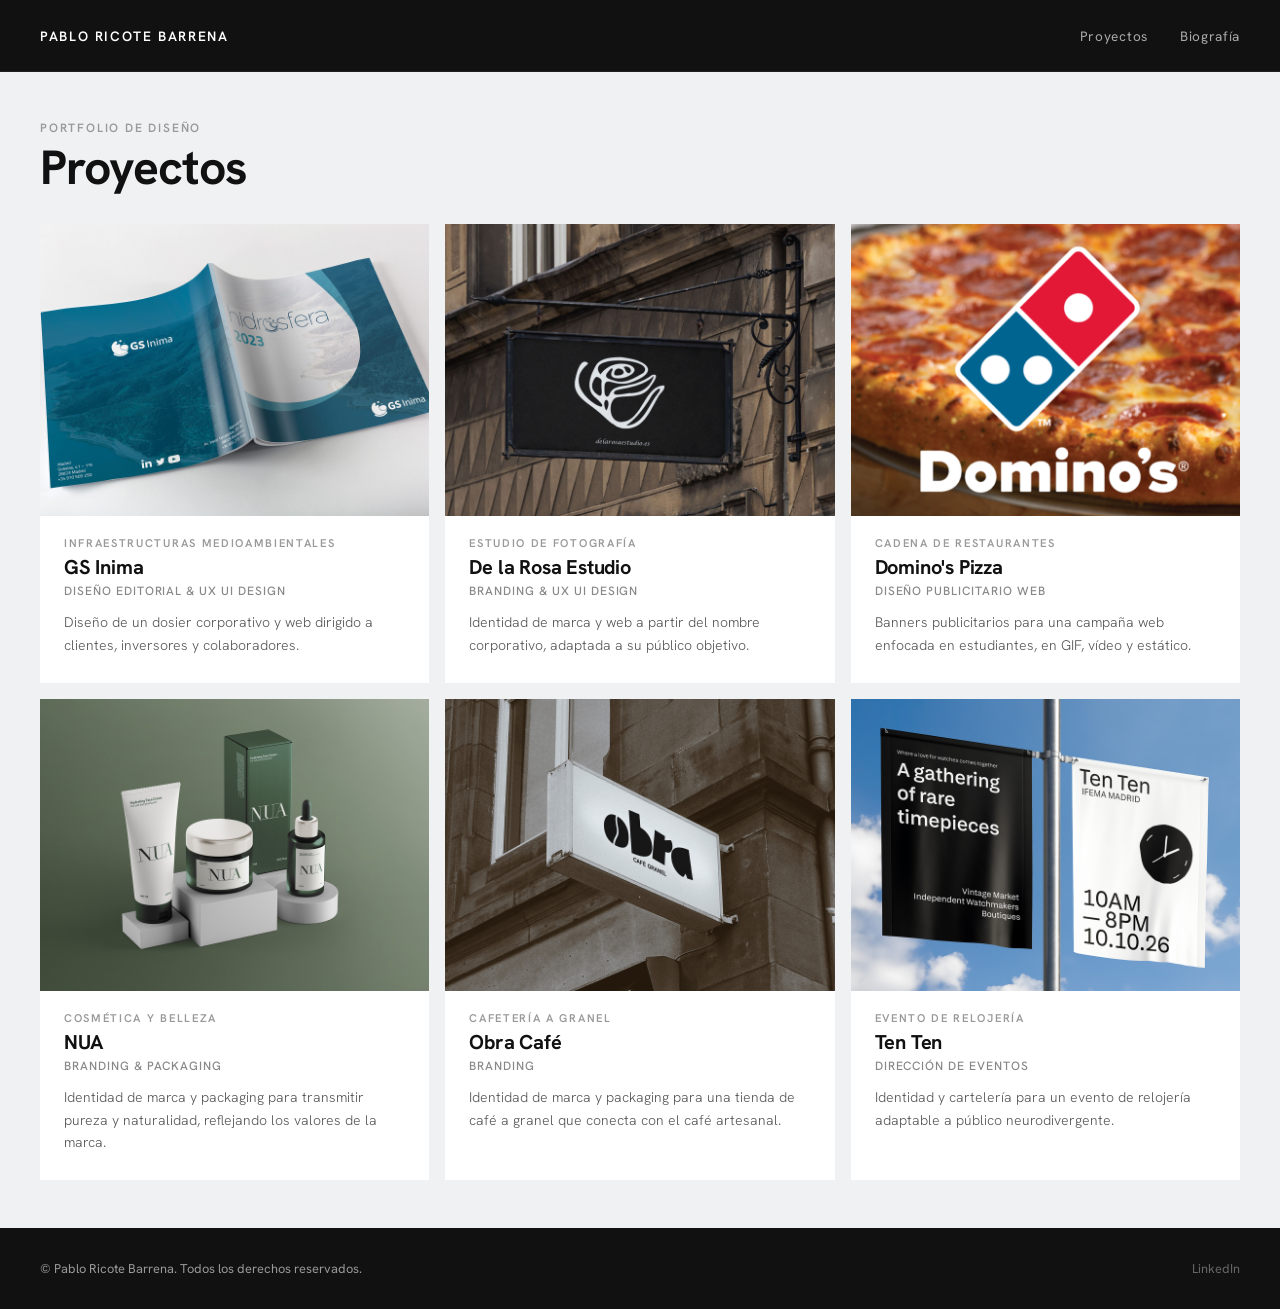
<file: index.html>
<!doctype html>
<html lang="es">
<head>
  <title>Pablo Ricote Portfolio</title>
  <meta charset="UTF-8">
  <meta name="viewport" content="width=device-width, initial-scale=1">
  <link href="https://fonts.googleapis.com/css2?family=Hanken+Grotesk:wght@300;400;500;600;700&display=swap" rel="stylesheet">
  <link href="CSS/navbar.css" rel="stylesheet" type="text/css">
  <link href="CSS/porfolio.css" rel="stylesheet" type="text/css">
</head>

<body>

  <header class="top-nav">
    <div id="brand">PABLO RICOTE BARRENA</div>
    <input id="menu-toggle" type="checkbox" />
    <label class="menu-button-container" for="menu-toggle">
      <div class="menu-button"></div>
    </label>
    <ul class="menu">
      <li><a href="index.html">Proyectos</a></li>
      <li><a href="sobre_mi.html">Biografía</a></li>
    </ul>
  </header>

  <div class="page-header">
    <p class="subtitulo">Portfolio de diseño</p>
    <h1>Proyectos</h1>
  </div>

  <section class="container">

    <a class="elemento uno" href="trabajo1.html">
      <div class="elemento-img">
        <img src="images/inima_home.jpg" alt="GS Inima">
      </div>
      <div class="elemento-texto">
        <h4 class="overline">Infraestructuras medioambientales</h4>
        <h2 class="interactivo">GS Inima</h2>
        <h3>Diseño editorial & UX UI Design</h3>
        <p>Diseño de un dosier corporativo y web dirigido a clientes, inversores y colaboradores.</p>
      </div>
    </a>

    <a class="elemento dos" href="trabajo2.html">
      <div class="elemento-img">
        <img src="images/delarosa_home.jpg" alt="De la Rosa Estudio">
      </div>
      <div class="elemento-texto">
        <h4 class="overline">Estudio de fotografía</h4>
        <h2 class="interactivo">De la Rosa Estudio</h2>
        <h3>Branding & UX UI Design</h3>
        <p>Identidad de marca y web a partir del nombre corporativo, adaptada a su público objetivo.</p>
      </div>
    </a>

    <a class="elemento tres" href="trabajo3.html">
      <div class="elemento-img">
        <img src="images/dominos_home.jpg" alt="Domino's Pizza">
      </div>
      <div class="elemento-texto">
        <h4 class="overline">Cadena de restaurantes</h4>
        <h2 class="interactivo">Domino's Pizza</h2>
        <h3>Diseño publicitario web</h3>
        <p>Banners publicitarios para una campaña web enfocada en estudiantes, en GIF, vídeo y estático.</p>
      </div>
    </a>

    <a class="elemento cuatro" href="trabajo4.html">
      <div class="elemento-img">
        <img src="images/nua_home.jpg" alt="NUA">
      </div>
      <div class="elemento-texto">
        <h4 class="overline">Cosmética y belleza</h4>
        <h2>NUA</h2>
        <h3>Branding & Packaging</h3>
        <p>Identidad de marca y packaging para transmitir pureza y naturalidad, reflejando los valores de la marca.</p>
      </div>
    </a>

    <a class="elemento cinco" href="trabajo5.html">
      <div class="elemento-img">
        <img src="images/obra_home.jpg" alt="Obra Café">
      </div>
      <div class="elemento-texto">
        <h4 class="overline">Cafetería a granel</h4>
        <h2>Obra Café</h2>
        <h3>Branding</h3>
        <p>Identidad de marca y packaging para una tienda de café a granel que conecta con el café artesanal.</p>
      </div>
    </a>

    <a class="elemento seis" href="trabajo6.html">
      <div class="elemento-img">
        <img src="images/tenten_home.jpg" alt="Ten Ten">
      </div>
      <div class="elemento-texto">
        <h4 class="overline">Evento de relojería</h4>
        <h2>Ten Ten</h2>
        <h3>Dirección de eventos</h3>
        <p>Identidad y cartelería para un evento de relojería adaptable a público neurodivergente.</p>
      </div>
    </a>

  </section>

<footer>
  <span>© Pablo Ricote Barrena. Todos los derechos reservados.</span>
  <a href="https://www.linkedin.com/in/pablo-ricote-barrena/" class="footer-link" target="_blank">LinkedIn</a>
</footer>

</body>
</html>
</file>
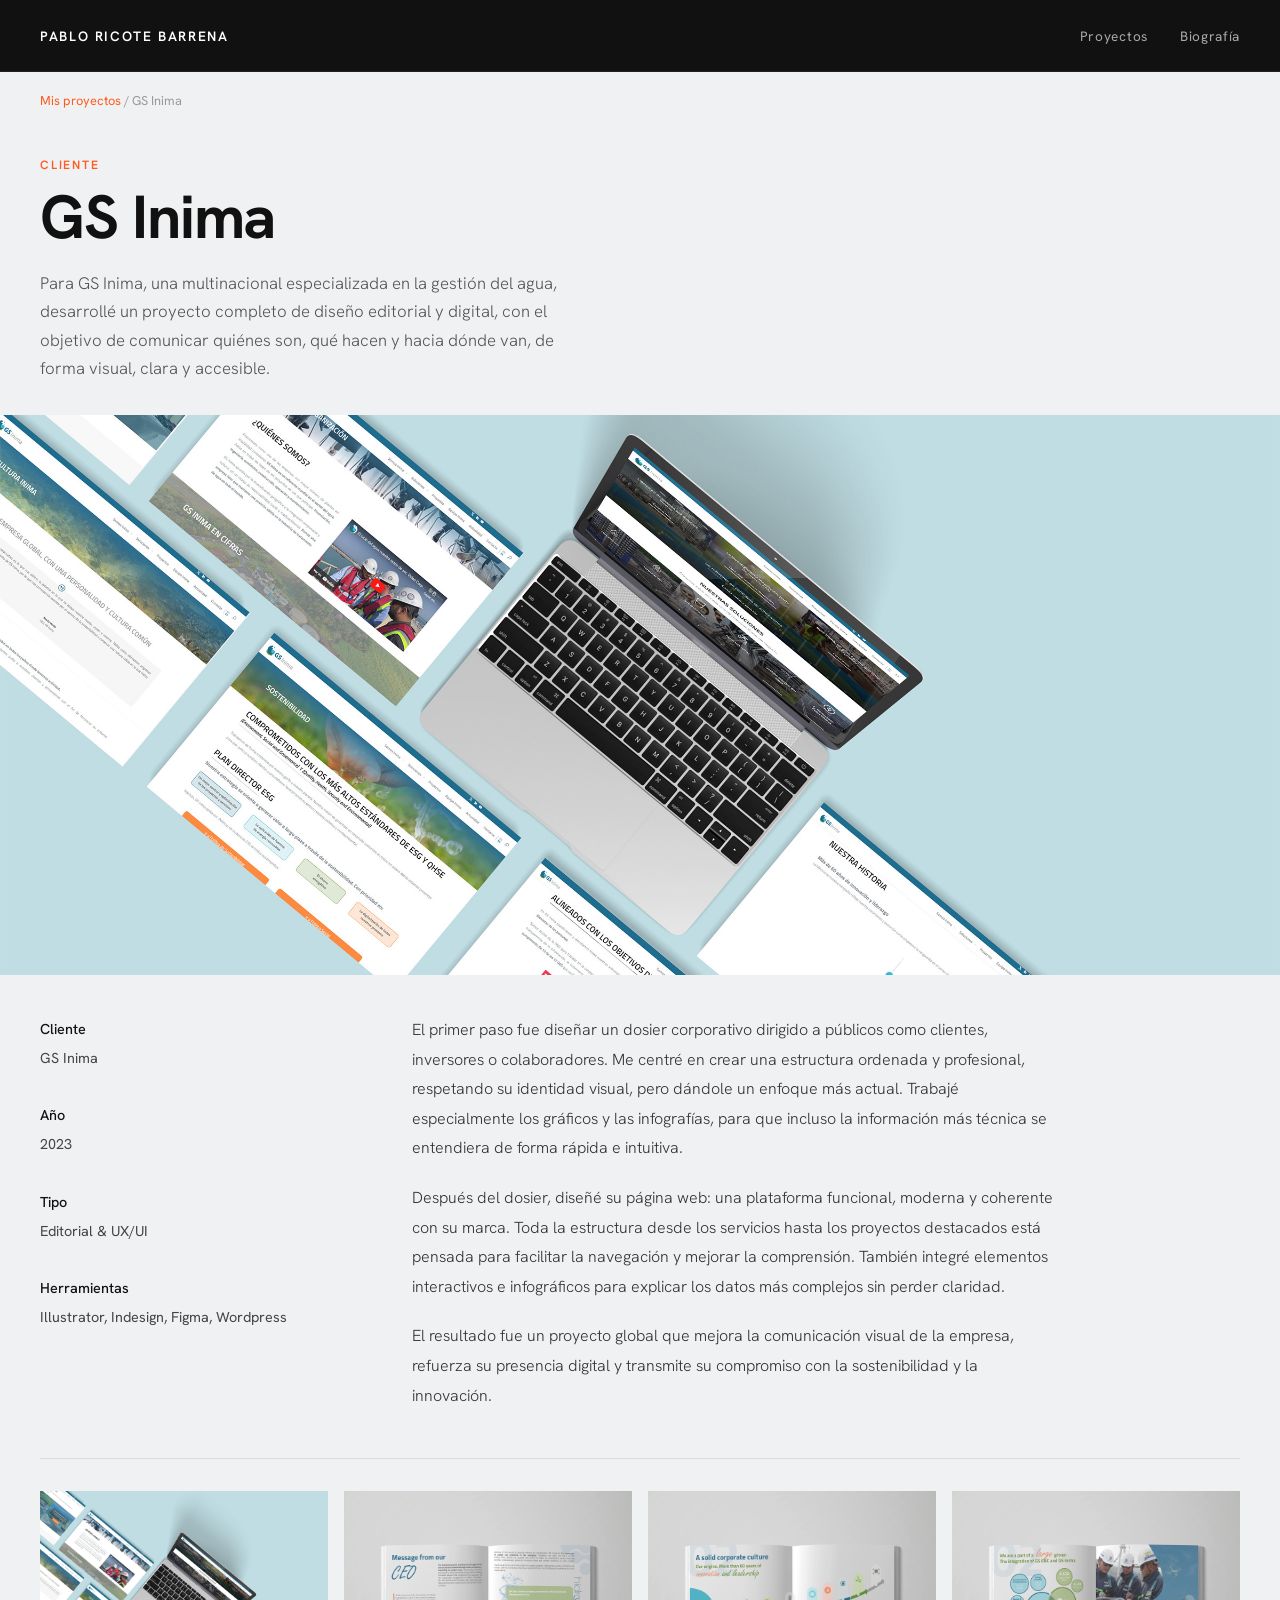
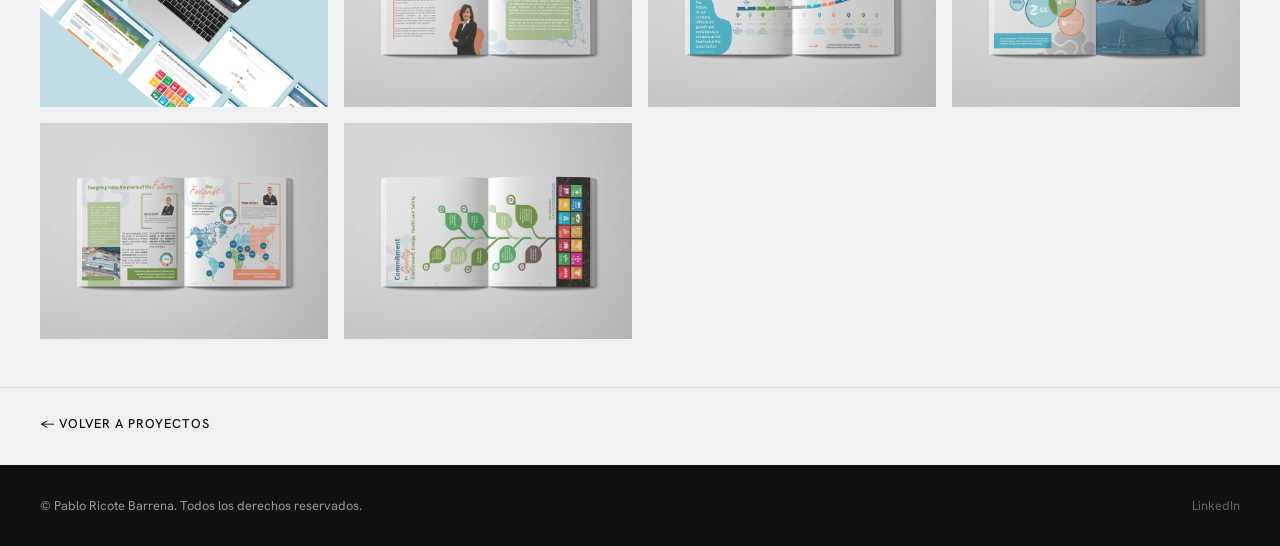
<file: trabajo1.html>
<!doctype html>
<html lang="es">
<head>
  <meta charset="UTF-8">
  <title>GS Inima</title>
  <meta name="viewport" content="width=device-width, initial-scale=1">
  <link href="https://fonts.googleapis.com/css2?family=Hanken+Grotesk:wght@300;400;500;600;700&display=swap" rel="stylesheet">
  <link href="CSS/navbar.css" rel="stylesheet" type="text/css">
  <link href="CSS/porfolio.css" rel="stylesheet" type="text/css">
  <link href="CSS/trabajo1.css" rel="stylesheet" type="text/css">
</head>
<body>

  <header class="top-nav">
    <div id="brand">PABLO RICOTE BARRENA</div>
    <input id="menu-toggle" type="checkbox" />
    <label class="menu-button-container" for="menu-toggle">
      <div class="menu-button"></div>
    </label>
    <ul class="menu">
      <li><a href="index.html">Proyectos</a></li>
      <li><a href="sobre_mi.html">Biografía</a></li>
    </ul>
  </header>

  <p class="ruta"><a href="index.html">Mis proyectos</a> / GS Inima</p>

  <section class="proyecto">

    <div class="proyecto__intro">
      <h4 class="overline">cliente</h4>
      <h2>GS Inima</h2>
      <p>Para GS Inima, una multinacional especializada en la gestión del agua, desarrollé un proyecto completo de diseño editorial y digital, con el objetivo de comunicar quiénes son, qué hacen y hacia dónde van, de forma visual, clara y accesible.
</p>
    </div>

    <div class="proyecto__hero">
      <img src="images/inima_hero.jpg" alt="Imagen principal GS Inima">
    </div>

    <div class="proyecto__cuerpo">
      <div class="proyecto__ficha">
        <strong>Cliente</strong><br>GS Inima<br><br>
        <strong>Año</strong><br>2023<br><br>
        <strong>Tipo</strong><br>Editorial & UX/UI<br><br>
        <strong>Herramientas</strong><br>Illustrator, Indesign, Figma, Wordpress
      </div>

      <div class="proyecto__texto">
        <p>El primer paso fue diseñar un dosier corporativo dirigido a públicos como clientes, inversores o colaboradores. Me centré en crear una estructura ordenada y profesional, respetando su identidad visual, pero dándole un enfoque más actual. Trabajé especialmente los gráficos y las infografías, para que incluso la información más técnica se entendiera de forma rápida e intuitiva.</p>
        <p>Después del dosier, diseñé su página web: una plataforma funcional, moderna y coherente con su marca. Toda la estructura desde los servicios hasta los proyectos destacados está pensada para facilitar la navegación y mejorar la comprensión. También integré elementos interactivos e infográficos para explicar los datos más complejos sin perder claridad.</p>
		<p>El resultado fue un proyecto global que mejora la comunicación visual de la empresa, refuerza su presencia digital y transmite su compromiso con la sostenibilidad y la innovación.</p>
      </div>
    </div>

    <hr class="proyecto__divisor">

    <div class="proyecto__galeria">
      <img src="images/inima6.jpg" alt="Mockup 1">
      <img src="images/inima1.jpg" alt="Mockup 2">
      <img src="images/inima2.jpg" alt="Mockup 3">
      <img src="images/inima3.jpg" alt="Mockup 4">
      <img src="images/inima4.jpg" alt="Mockup 5">
      <img src="images/inima5.jpg" alt="Mockup 6">
    </div>

  </section>

  <div class="volver">
    <a class="volver__btn" href="index.html">← Volver a proyectos</a>
  </div>

<footer>
  <span>© Pablo Ricote Barrena. Todos los derechos reservados.</span>
  <a href="https://www.linkedin.com/in/pablo-ricote-barrena/" class="footer-link" target="_blank">LinkedIn</a>
</footer>

</body>
</html>
</file>
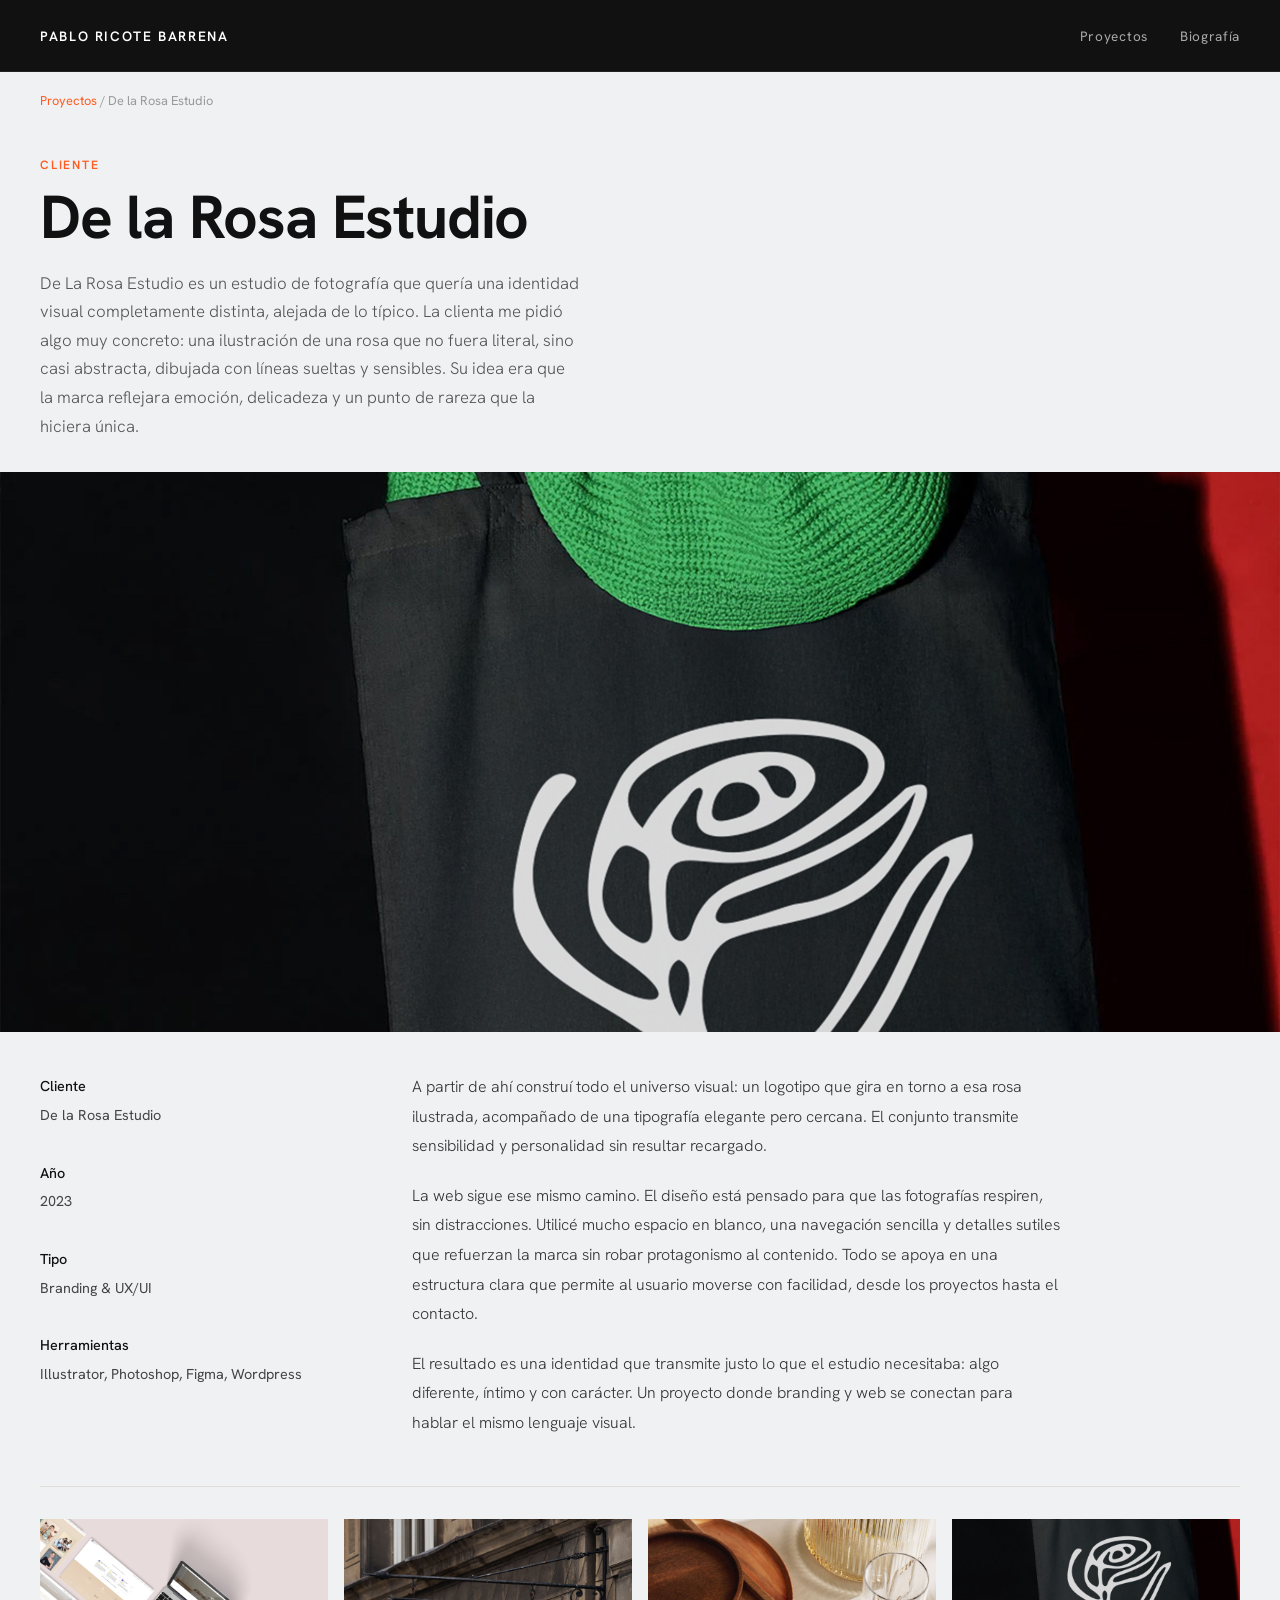
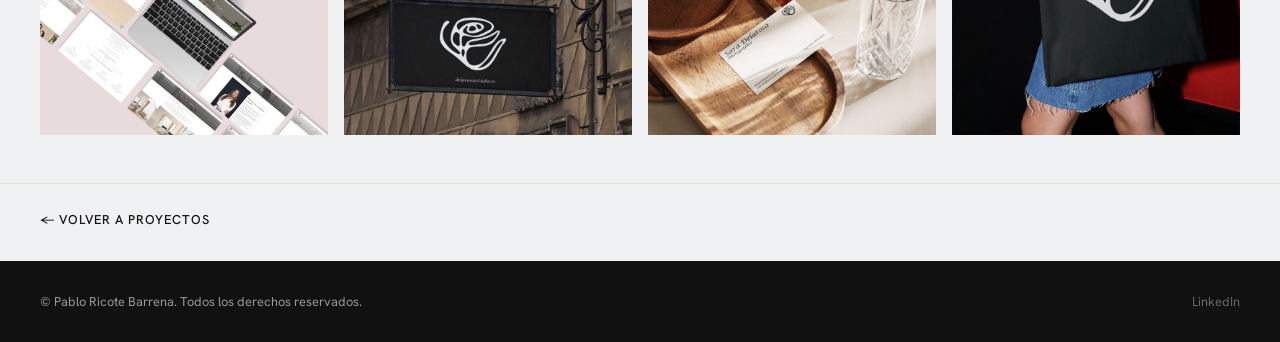
<file: trabajo2.html>
<!doctype html>
<html lang="es">
<head>
  <meta charset="UTF-8">
  <title>GS Inima</title>
  <meta name="viewport" content="width=device-width, initial-scale=1">
  <link href="https://fonts.googleapis.com/css2?family=Hanken+Grotesk:wght@300;400;500;600;700&display=swap" rel="stylesheet">
  <link href="CSS/navbar.css" rel="stylesheet" type="text/css">
  <link href="CSS/porfolio.css" rel="stylesheet" type="text/css">
  <link href="CSS/trabajo1.css" rel="stylesheet" type="text/css">
</head>
<body>

  <header class="top-nav">
    <div id="brand">PABLO RICOTE BARRENA</div>
    <input id="menu-toggle" type="checkbox" />
    <label class="menu-button-container" for="menu-toggle">
      <div class="menu-button"></div>
    </label>
    <ul class="menu">
      <li><a href="index.html">Proyectos</a></li>
      <li><a href="sobre_mi.html">Biografía</a></li>
    </ul>
  </header>

  <p class="ruta"><a href="index.html">Proyectos</a> / De la Rosa Estudio</p>

  <section class="proyecto">

    <div class="proyecto__intro">
      <h4 class="overline">cliente</h4>
      <h2>De la Rosa Estudio</h2>
      <p>De La Rosa Estudio es un estudio de fotografía que quería una identidad visual completamente distinta, alejada de lo típico. La clienta me pidió algo muy concreto: una ilustración de una rosa que no fuera literal, sino casi abstracta, dibujada con líneas sueltas y sensibles. Su idea era que la marca reflejara emoción, delicadeza y un punto de rareza que la hiciera única.</p>
    </div>

    <div class="proyecto__hero">
      <img src="images/delarosa_hero.jpg" alt="Imagen principal De la Rosa Estudio">
    </div>

    <div class="proyecto__cuerpo">
      <div class="proyecto__ficha">
        <strong>Cliente</strong><br>De la Rosa Estudio<br><br>
        <strong>Año</strong><br>2023<br><br>
        <strong>Tipo</strong><br>Branding & UX/UI<br><br>
        <strong>Herramientas</strong><br>Illustrator, Photoshop, Figma, Wordpress
      </div>

      <div class="proyecto__texto">
        <p>A partir de ahí construí todo el universo visual: un logotipo que gira en torno a esa rosa ilustrada, acompañado de una tipografía elegante pero cercana. El conjunto transmite sensibilidad y personalidad sin resultar recargado.
</p>
        <p>La web sigue ese mismo camino. El diseño está pensado para que las fotografías respiren, sin distracciones. Utilicé mucho espacio en blanco, una navegación sencilla y detalles sutiles que refuerzan la marca sin robar protagonismo al contenido. Todo se apoya en una estructura clara que permite al usuario moverse con facilidad, desde los proyectos hasta el contacto.</p>
		<p>El resultado es una identidad que transmite justo lo que el estudio necesitaba: algo diferente, íntimo y con carácter. Un proyecto donde branding y web se conectan para hablar el mismo lenguaje visual.</p>
      </div>
    </div>

    <hr class="proyecto__divisor">

    <div class="proyecto__galeria">
	  <img src="images/dealrosa3.jpg" alt="Mockup 3">
      <img src="images/delarosa1.jpg" alt="Mockup 1">
      <img src="images/delarosa2.jpg" alt="Mockup 2">
      <img src="images/delarosa3.jpg" alt="Mockup 4">
	  
    </div>

  </section>

  <div class="volver">
    <a class="volver__btn" href="index.html">← Volver a proyectos</a>
  </div>

<footer>
  <span>© Pablo Ricote Barrena. Todos los derechos reservados.</span>
  <a href="https://www.linkedin.com/in/pablo-ricote-barrena/" class="footer-link" target="_blank">LinkedIn</a>
</footer>

</body>
</html>
</file>
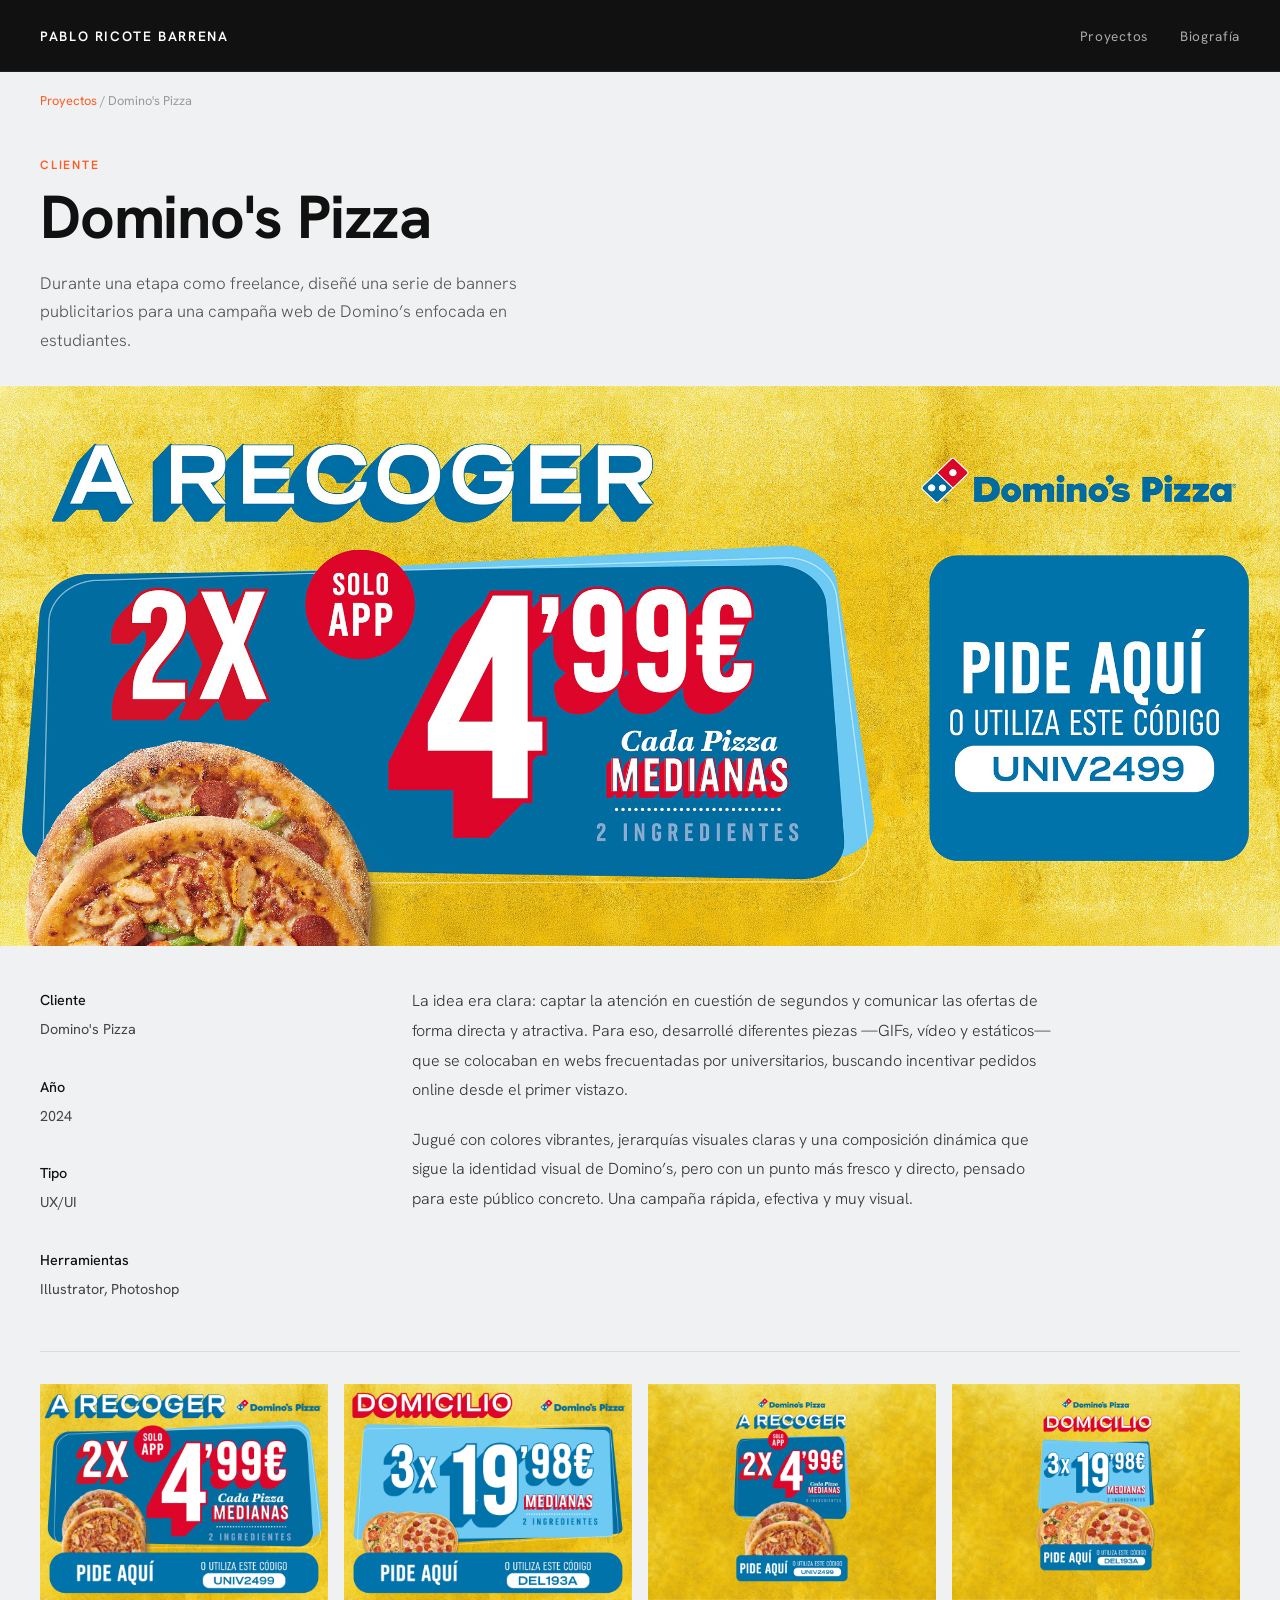
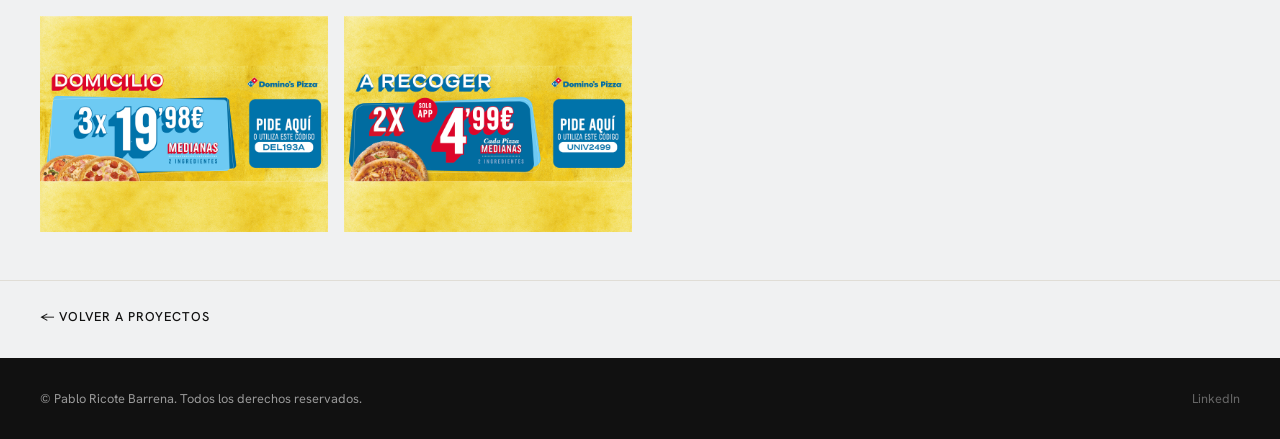
<file: trabajo3.html>
<!doctype html>
<html lang="es">
<head>
  <meta charset="UTF-8">
  <title>GS Inima</title>
  <meta name="viewport" content="width=device-width, initial-scale=1">
  <link href="https://fonts.googleapis.com/css2?family=Hanken+Grotesk:wght@300;400;500;600;700&display=swap" rel="stylesheet">
  <link href="CSS/navbar.css" rel="stylesheet" type="text/css">
  <link href="CSS/porfolio.css" rel="stylesheet" type="text/css">
  <link href="CSS/trabajo1.css" rel="stylesheet" type="text/css">
</head>
<body>

  <header class="top-nav">
    <div id="brand">PABLO RICOTE BARRENA</div>
    <input id="menu-toggle" type="checkbox" />
    <label class="menu-button-container" for="menu-toggle">
      <div class="menu-button"></div>
    </label>
    <ul class="menu">
      <li><a href="index.html">Proyectos</a></li>
      <li><a href="sobre_mi.html">Biografía</a></li>
    </ul>
  </header>

  <p class="ruta"><a href="index.html">Proyectos</a> / Domino's Pizza</p>

  <section class="proyecto">

    <div class="proyecto__intro">
      <h4 class="overline">cliente</h4>
      <h2>Domino's Pizza</h2>
      <p>Durante una etapa como freelance, diseñé una serie de banners publicitarios para una campaña web de Domino’s enfocada en estudiantes.</p>
    </div>

    <div class="proyecto__hero">
      <img src="images/dominos_hero.jpg" alt="Imagen principal Domino's">
    </div>

    <div class="proyecto__cuerpo">
      <div class="proyecto__ficha">
        <strong>Cliente</strong><br>Domino's Pizza<br><br>
        <strong>Año</strong><br>2024<br><br>
        <strong>Tipo</strong><br>UX/UI<br><br>
        <strong>Herramientas</strong><br>Illustrator, Photoshop
      </div>

      <div class="proyecto__texto">
        <p>La idea era clara: captar la atención en cuestión de segundos y comunicar las ofertas de forma directa y atractiva. Para eso, desarrollé diferentes piezas —GIFs, vídeo y estáticos— que se colocaban en webs frecuentadas por universitarios, buscando incentivar pedidos online desde el primer vistazo.</p>
        <p>Jugué con colores vibrantes, jerarquías visuales claras y una composición dinámica que sigue la identidad visual de Domino’s, pero con un punto más fresco y directo, pensado para este público concreto. Una campaña rápida, efectiva y muy visual.</p>
      </div>
    </div>

    <hr class="proyecto__divisor">

    <div class="proyecto__galeria">
      <img src="images/dominos1.jpg" alt="Mockup 1">
      <img src="images/dominos2.jpg" alt="Mockup 2">
      <img src="images/dominos3.jpg" alt="Mockup 3">
      <img src="images/dominos4.jpg" alt="Mockup 4">
	  <img src="images/dominos5.jpg" alt="Mockup 5">
      <img src="images/dominos6.jpg" alt="Mockup 6">

    </div>

  </section>

  <div class="volver">
    <a class="volver__btn" href="index.html">← Volver a proyectos</a>
  </div>

<footer>
  <span>© Pablo Ricote Barrena. Todos los derechos reservados.</span>
  <a href="https://www.linkedin.com/in/pablo-ricote-barrena/" class="footer-link" target="_blank">LinkedIn</a>
</footer>

</body>
</html>
</file>
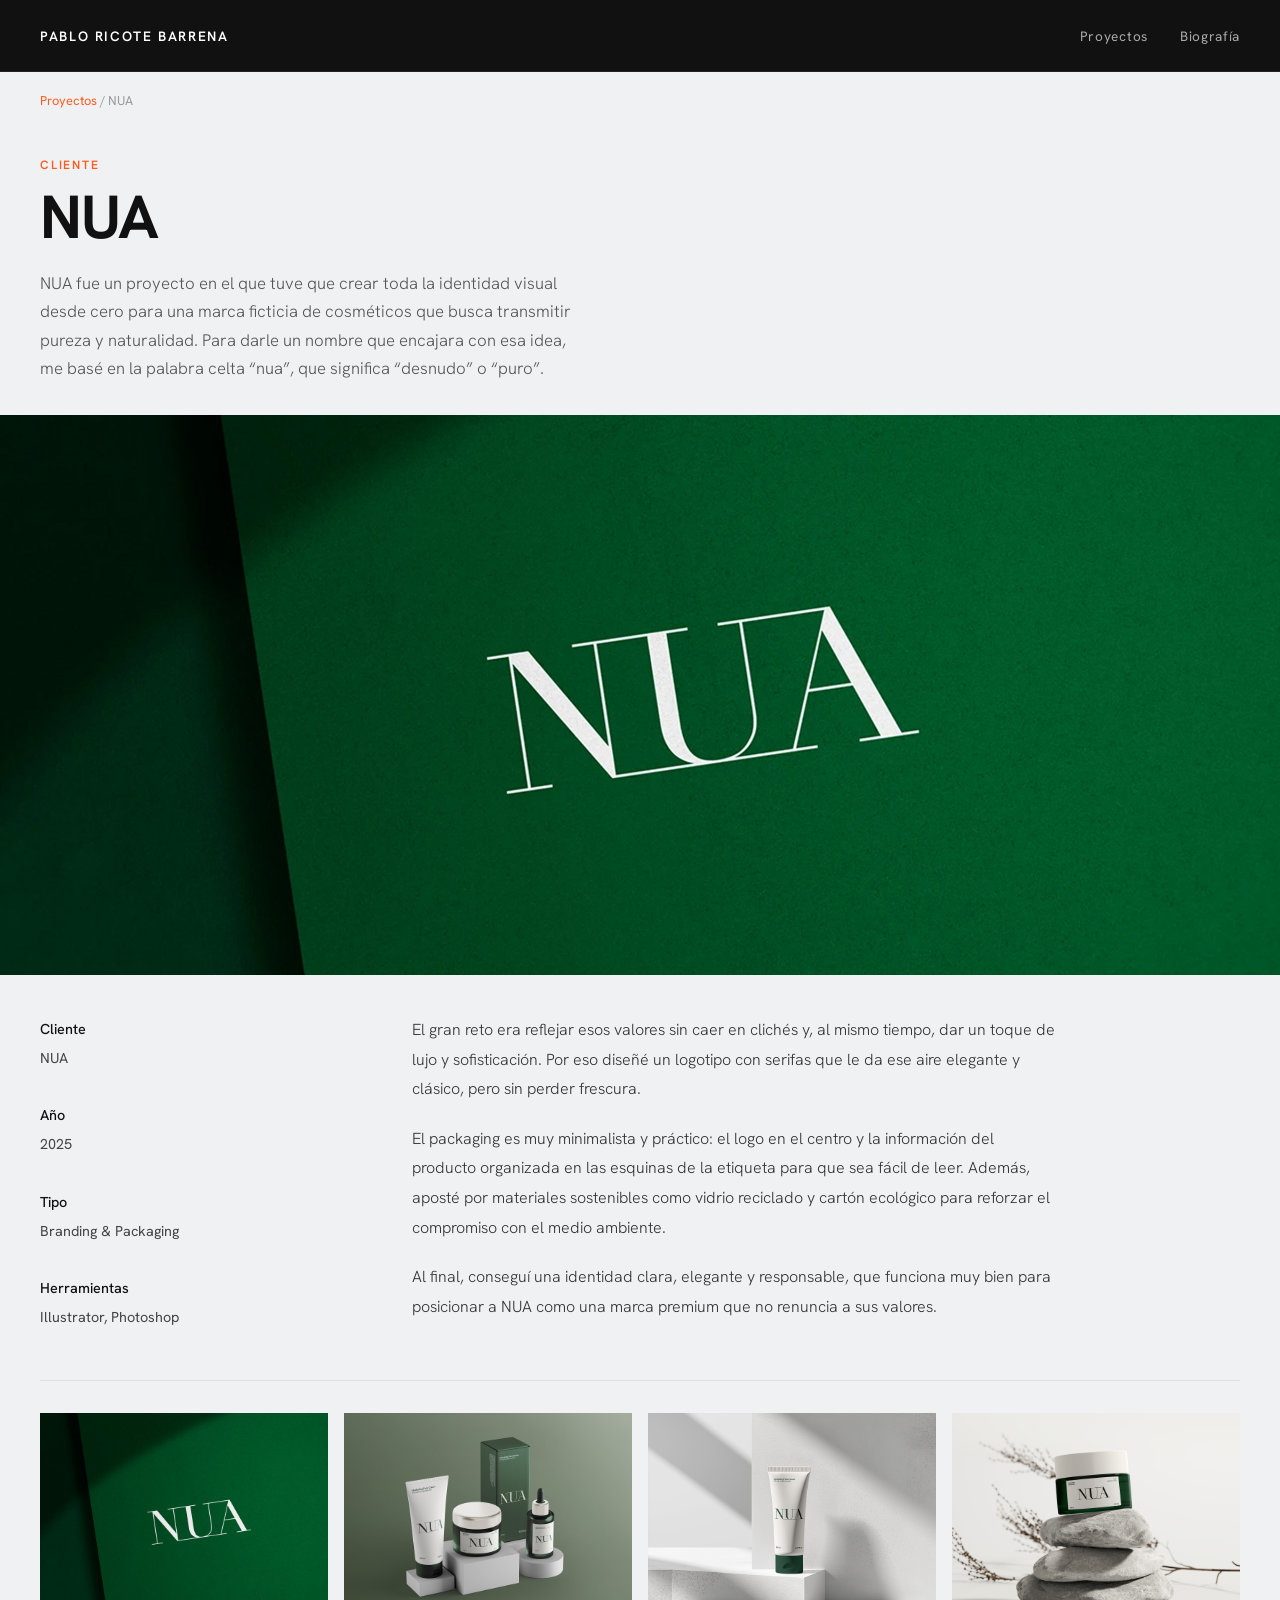
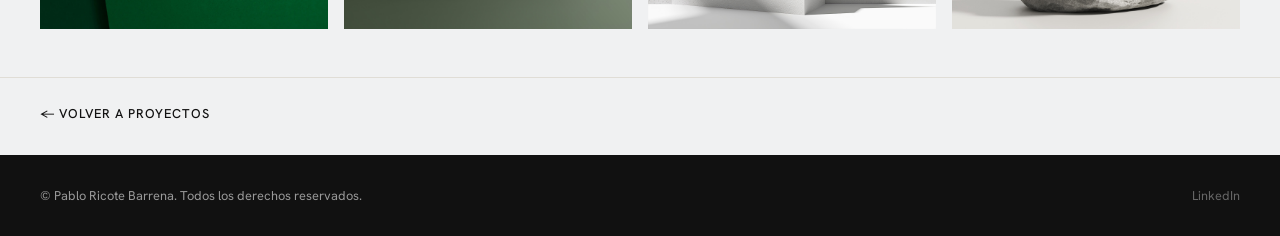
<file: trabajo4.html>
<!doctype html>
<html lang="es">
<head>
  <meta charset="UTF-8">
  <title>GS Inima</title>
  <meta name="viewport" content="width=device-width, initial-scale=1">
  <link href="https://fonts.googleapis.com/css2?family=Hanken+Grotesk:wght@300;400;500;600;700&display=swap" rel="stylesheet">
  <link href="CSS/navbar.css" rel="stylesheet" type="text/css">
  <link href="CSS/porfolio.css" rel="stylesheet" type="text/css">
  <link href="CSS/trabajo1.css" rel="stylesheet" type="text/css">
</head>
<body>

  <header class="top-nav">
    <div id="brand">PABLO RICOTE BARRENA</div>
    <input id="menu-toggle" type="checkbox" />
    <label class="menu-button-container" for="menu-toggle">
      <div class="menu-button"></div>
    </label>
    <ul class="menu">
      <li><a href="index.html">Proyectos</a></li>
      <li><a href="sobre_mi.html">Biografía</a></li>
    </ul>
  </header>

  <p class="ruta"><a href="index.html">Proyectos</a> / NUA</p>

  <section class="proyecto">

    <div class="proyecto__intro">
      <h4 class="overline">cliente</h4>
      <h2>NUA</h2>
      <p>NUA fue un proyecto en el que tuve que crear toda la identidad visual desde cero para una marca ficticia de cosméticos que busca transmitir pureza y naturalidad. Para darle un nombre que encajara con esa idea, me basé en la palabra celta “nua”, que significa “desnudo” o “puro”.</p>
    </div>

    <div class="proyecto__hero">
      <img src="images/nua_hero.jpg" alt="Imagen principal NUA">
    </div>

    <div class="proyecto__cuerpo">
      <div class="proyecto__ficha">
        <strong>Cliente</strong><br>NUA<br><br>
        <strong>Año</strong><br>2025<br><br>
        <strong>Tipo</strong><br>Branding & Packaging<br><br>
        <strong>Herramientas</strong><br>Illustrator, Photoshop
      </div>

      <div class="proyecto__texto">
        <p>El gran reto era reflejar esos valores sin caer en clichés y, al mismo tiempo, dar un toque de lujo y sofisticación. Por eso diseñé un logotipo con serifas que le da ese aire elegante y clásico, pero sin perder frescura.</p>
        <p>El packaging es muy minimalista y práctico: el logo en el centro y la información del producto organizada en las esquinas de la etiqueta para que sea fácil de leer. Además, aposté por materiales sostenibles como vidrio reciclado y cartón ecológico para reforzar el compromiso con el medio ambiente.</p>
		<p>Al final, conseguí una identidad clara, elegante y responsable, que funciona muy bien para posicionar a NUA como una marca premium que no renuncia a sus valores.</p>
      </div>
    </div>

    <hr class="proyecto__divisor">

    <div class="proyecto__galeria">
      <img src="images/nua1.jpg" alt="Mockup 1">
      <img src="images/nua2.jpg" alt="Mockup 2">
      <img src="images/nua3.jpg" alt="Mockup 3">
      <img src="images/nua4.jpg" alt="Mockup 4">
    </div>

  </section>

  <div class="volver">
    <a class="volver__btn" href="index.html">← Volver a proyectos</a>
  </div>

<footer>
  <span>© Pablo Ricote Barrena. Todos los derechos reservados.</span>
  <a href="https://www.linkedin.com/in/pablo-ricote-barrena/" class="footer-link" target="_blank">LinkedIn</a>
</footer>

</body>
</html>
</file>
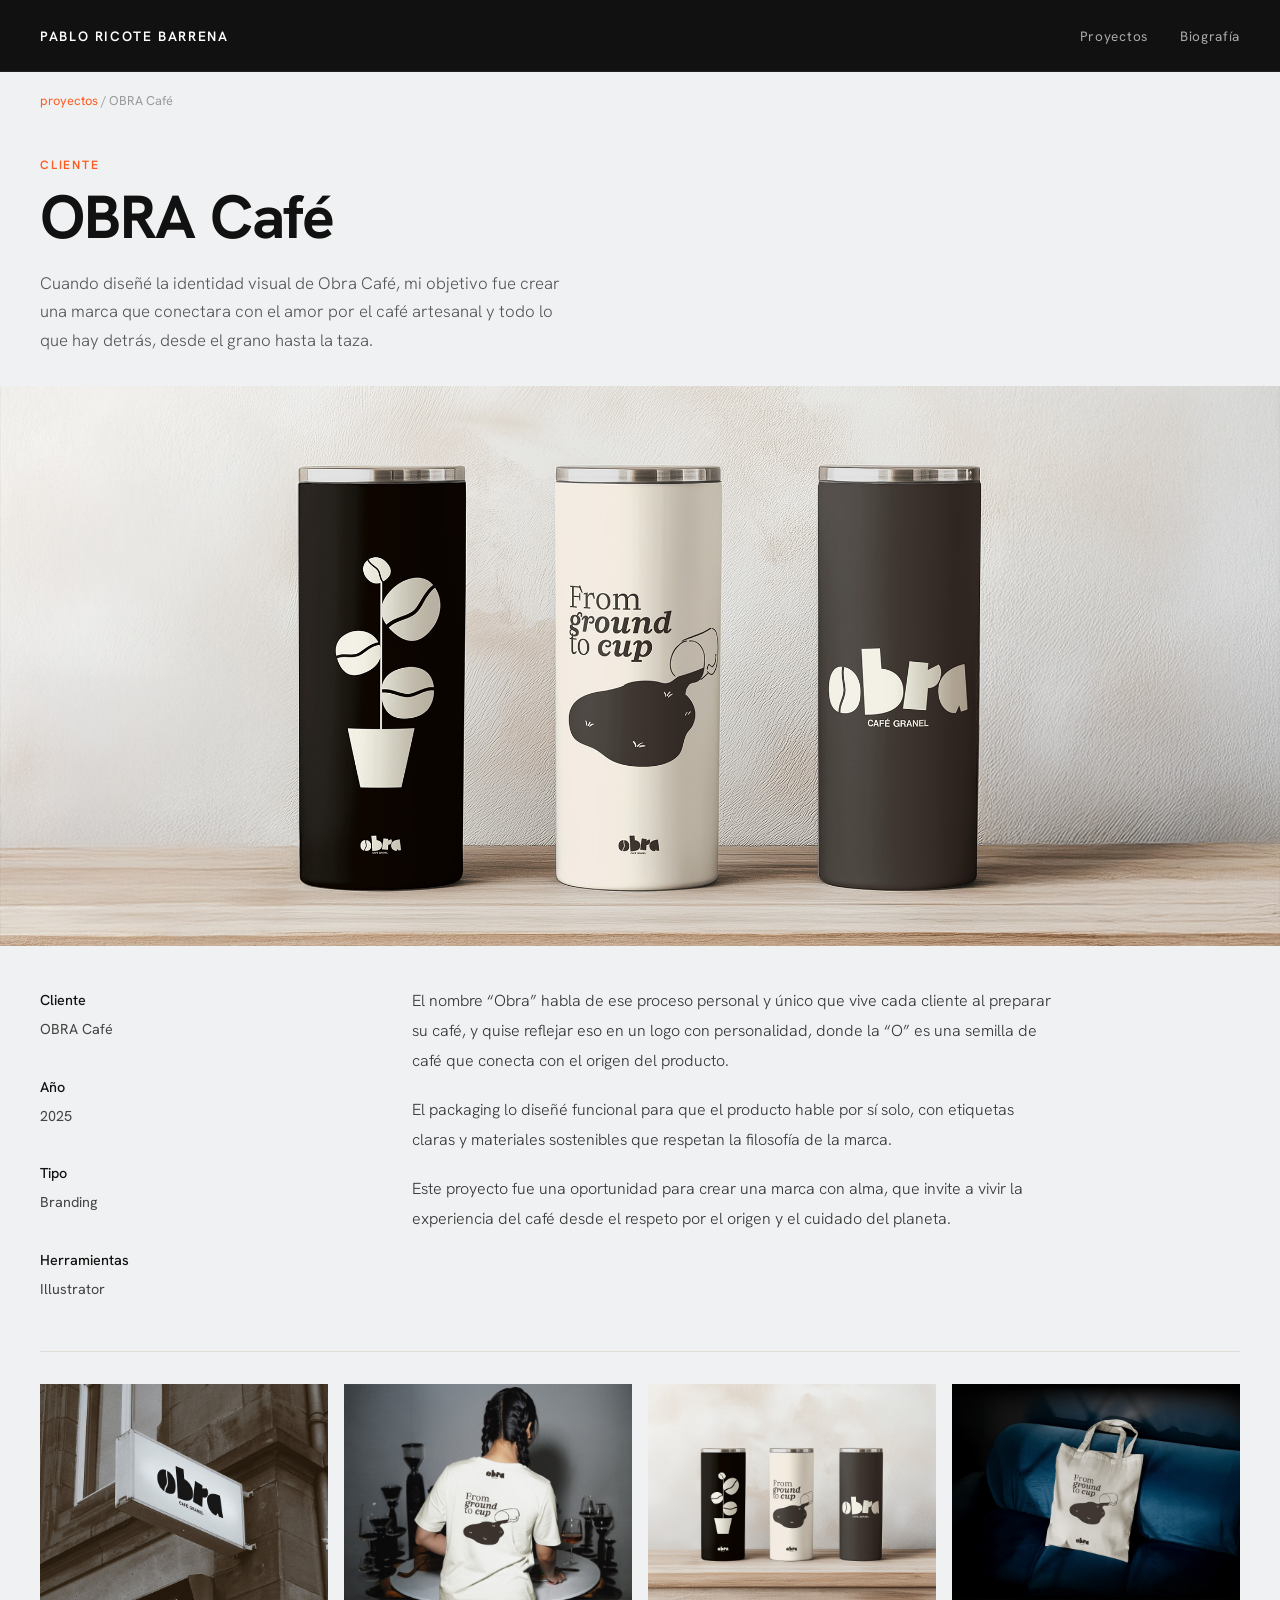
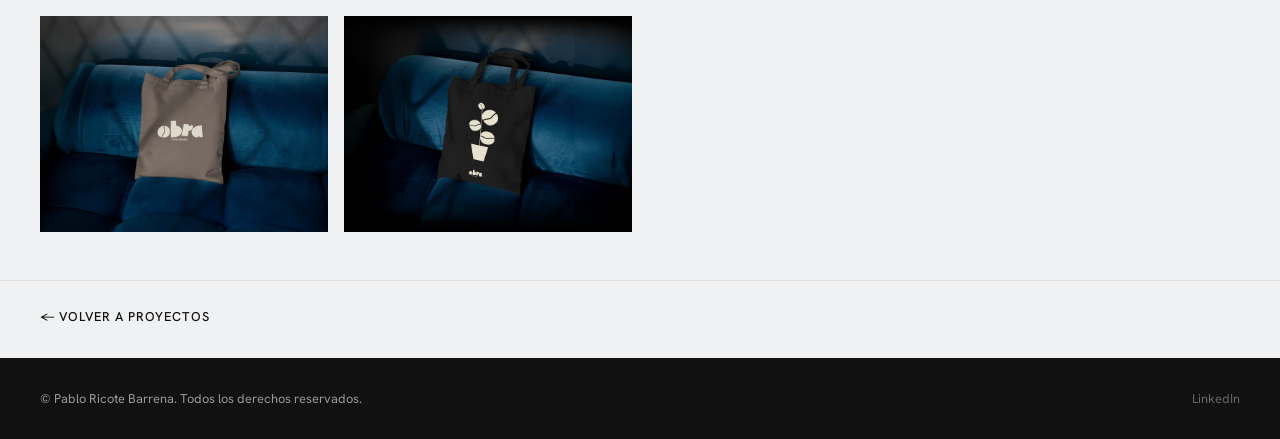
<file: trabajo5.html>
<!doctype html>
<html lang="es">
<head>
  <meta charset="UTF-8">
  <title>GS Inima</title>
  <meta name="viewport" content="width=device-width, initial-scale=1">
  <link href="https://fonts.googleapis.com/css2?family=Hanken+Grotesk:wght@300;400;500;600;700&display=swap" rel="stylesheet">
  <link href="CSS/navbar.css" rel="stylesheet" type="text/css">
  <link href="CSS/porfolio.css" rel="stylesheet" type="text/css">
  <link href="CSS/trabajo1.css" rel="stylesheet" type="text/css">
</head>
<body>

  <header class="top-nav">
    <div id="brand">PABLO RICOTE BARRENA</div>
    <input id="menu-toggle" type="checkbox" />
    <label class="menu-button-container" for="menu-toggle">
      <div class="menu-button"></div>
    </label>
    <ul class="menu">
      <li><a href="index.html">Proyectos</a></li>
      <li><a href="sobre_mi.html">Biografía</a></li>
    </ul>
  </header>

  <p class="ruta"><a href="index.html">proyectos</a> / OBRA Café</p>

  <section class="proyecto">

    <div class="proyecto__intro">
      <h4 class="overline">cliente</h4>
      <h2>OBRA Café</h2>
      <p>Cuando diseñé la identidad visual de Obra Café, mi objetivo fue crear una marca que conectara con el amor por el café artesanal y todo lo que hay detrás, desde el grano hasta la taza.</p>
    </div>

    <div class="proyecto__hero">
      <img src="images/obra_hero.jpg" alt="Imagen principal Obra Café">
    </div>

    <div class="proyecto__cuerpo">
      <div class="proyecto__ficha">
        <strong>Cliente</strong><br>OBRA Café<br><br>
        <strong>Año</strong><br>2025<br><br>
        <strong>Tipo</strong><br>Branding<br><br>
        <strong>Herramientas</strong><br>Illustrator
      </div>

      <div class="proyecto__texto">
        <p>El nombre “Obra” habla de ese proceso personal y único que vive cada cliente al preparar su café, y quise reflejar eso en un logo con personalidad, donde la “O” es una semilla de café que conecta con el origen del producto.</p>
        <p>El packaging lo diseñé funcional para que el producto hable por sí solo, con etiquetas claras y materiales sostenibles que respetan la filosofía de la marca.</p>
		<P>Este proyecto fue una oportunidad para crear una marca con alma, que invite a vivir la experiencia del café desde el respeto por el origen y el cuidado del planeta.</p>
      </div>
    </div>

    <hr class="proyecto__divisor">

    <div class="proyecto__galeria">
      <img src="images/obra2.jpg" alt="Mockup 1">
      <img src="images/obra1.jpg" alt="Mockup 2">
      <img src="images/obra3.jpg" alt="Mockup 3">
      <img src="images/obra4.jpg" alt="Mockup 4">
      <img src="images/obra5.jpg" alt="Mockup 5">
      <img src="images/obra6.jpg" alt="Mockup 6">
    </div>

  </section>

  <div class="volver">
    <a class="volver__btn" href="index.html">← Volver a proyectos</a>
  </div>

<footer>
  <span>© Pablo Ricote Barrena. Todos los derechos reservados.</span>
  <a href="https://www.linkedin.com/in/pablo-ricote-barrena/" class="footer-link" target="_blank">LinkedIn</a>
</footer>

</body>
</html>
</file>
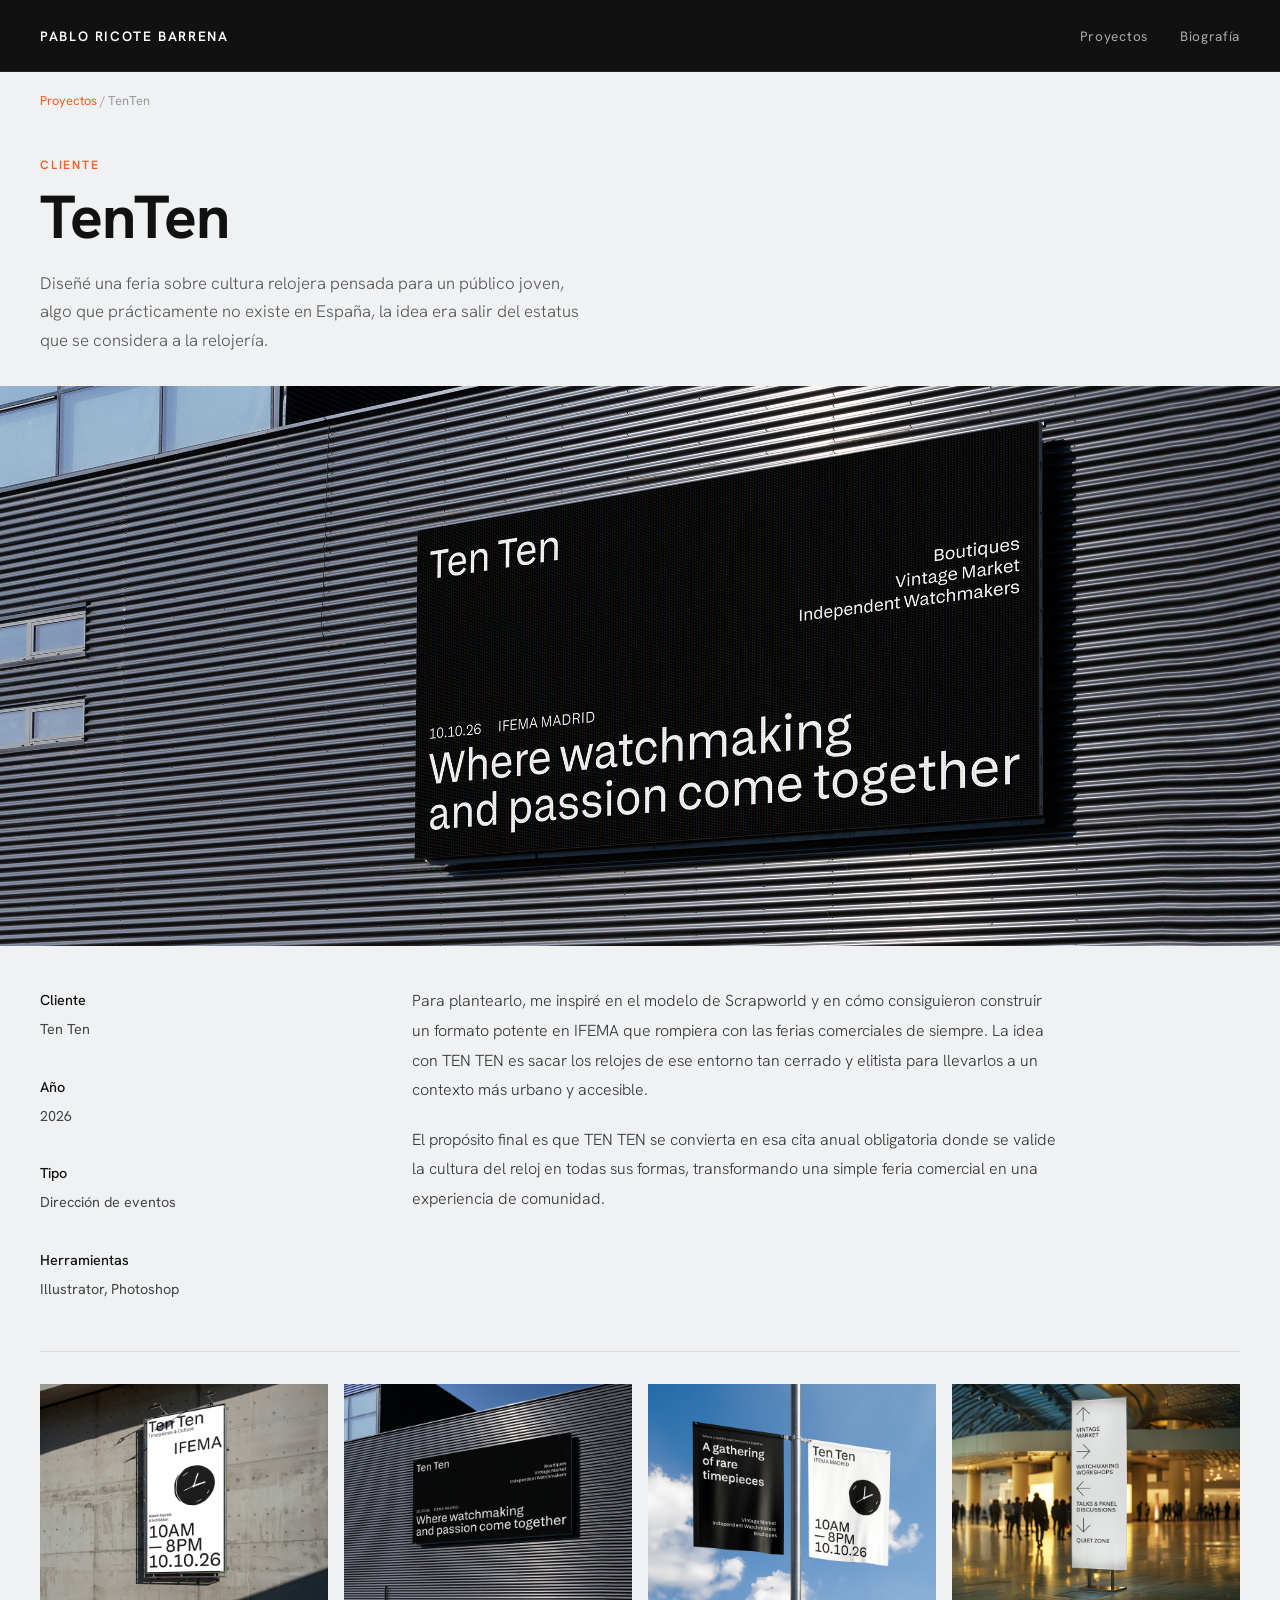
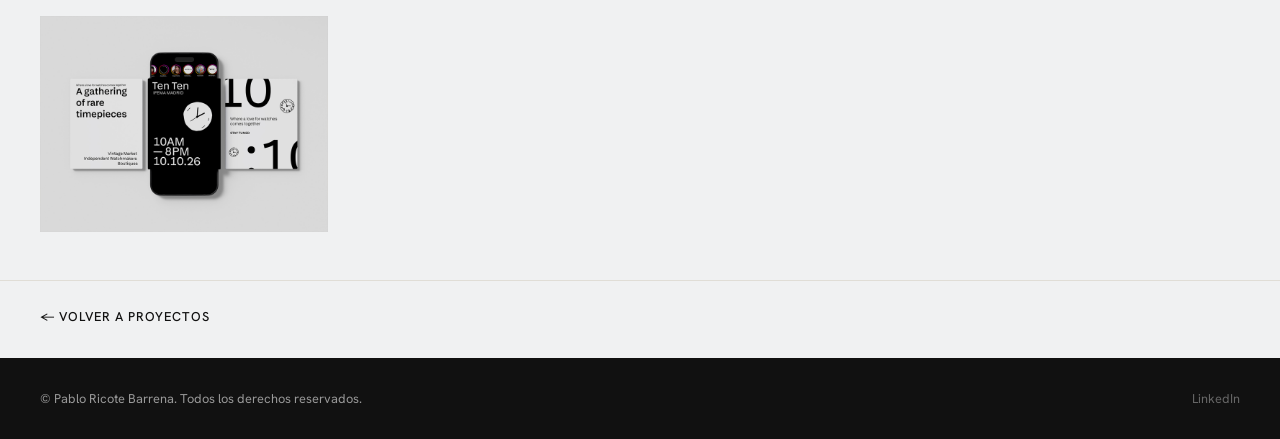
<file: trabajo6.html>
<!doctype html>
<html lang="es">
<head>
  <meta charset="UTF-8">
  <title>GS Inima</title>
  <meta name="viewport" content="width=device-width, initial-scale=1">
  <link href="https://fonts.googleapis.com/css2?family=Hanken+Grotesk:wght@300;400;500;600;700&display=swap" rel="stylesheet">
  <link href="CSS/navbar.css" rel="stylesheet" type="text/css">
  <link href="CSS/porfolio.css" rel="stylesheet" type="text/css">
  <link href="CSS/trabajo1.css" rel="stylesheet" type="text/css">
</head>
<body>

  <header class="top-nav">
    <div id="brand">PABLO RICOTE BARRENA</div>
    <input id="menu-toggle" type="checkbox" />
    <label class="menu-button-container" for="menu-toggle">
      <div class="menu-button"></div>
    </label>
    <ul class="menu">
      <li><a href="index.html">Proyectos</a></li>
      <li><a href="sobre_mi.html">Biografía</a></li>
    </ul>
  </header>

  <p class="ruta"><a href="index.html">Proyectos</a> / TenTen</p>

  <section class="proyecto">

    <div class="proyecto__intro">
      <h4 class="overline">cliente</h4>
      <h2>TenTen</h2>
      <p>Diseñé una feria sobre cultura relojera pensada para un público joven, algo que prácticamente no existe en España, la idea era salir del estatus que se considera a la relojería. </p>
    </div>

    <div class="proyecto__hero">
      <img src="images/tenten_hero.jpg" alt="Imagen principal Ten Ten">
    </div>

    <div class="proyecto__cuerpo">
      <div class="proyecto__ficha">
        <strong>Cliente</strong><br>Ten Ten<br><br>
        <strong>Año</strong><br>2026<br><br>
        <strong>Tipo</strong><br>Dirección de eventos<br><br>
        <strong>Herramientas</strong><br>Illustrator, Photoshop
      </div>

      <div class="proyecto__texto">
        <p>Para plantearlo, me inspiré en el modelo de Scrapworld y en cómo consiguieron construir un formato potente en IFEMA que rompiera con las ferias comerciales de siempre. La idea con TEN TEN es sacar los relojes de ese entorno tan cerrado y elitista para llevarlos a un contexto más urbano y accesible.</p>
        <p>El propósito final es que TEN TEN se convierta en esa cita anual obligatoria donde se valide la cultura del reloj en todas sus formas, transformando una simple feria comercial en una experiencia de comunidad.</p>
      </div>
    </div>

    <hr class="proyecto__divisor">

    <div class="proyecto__galeria">
      <img src="images/tenten1.jpg" alt="Mockup 1">
      <img src="images/tenten2.jpg" alt="Mockup 2">
      <img src="images/tenten3.jpg" alt="Mockup 3">
      <img src="images/tenten5.jpg" alt="Mockup 4">
      <img src="images/tenten6.jpg" alt="Mockup 5">
    </div>

  </section>

  <div class="volver">
    <a class="volver__btn" href="index.html">← Volver a proyectos</a>
  </div>

<footer>
  <span>© Pablo Ricote Barrena. Todos los derechos reservados.</span>
  <a href="https://www.linkedin.com/in/pablo-ricote-barrena/" class="footer-link" target="_blank">LinkedIn</a>
</footer>

</body>
</html>
</file>
<file: CSS/navbar.css>
@charset "UTF-8";

html, body {
  margin: 0;
  height: 100%;
  color: #333;
}

#brand {
  font-size: 0.85rem;
  font-weight: 600;
  letter-spacing: 0.12em;
  text-transform: uppercase;
  color: #fff;
}

.top-nav {
  display: flex;
  align-items: center;
  justify-content: space-between;
  background-color: #111;
  color: #fff;
  height: 72px;
  padding: 0 2.5rem;
  border-bottom: 1px solid #222;
  position: sticky;
  top: 0;
  z-index: 100;
}

.menu {
  display: flex;
  list-style-type: none;
  margin: 0;
  padding: 0;
  gap: 2rem;
}

.menu > li {
  overflow: hidden;
}

.menu > li a:link,
.menu > li a:visited {
  font-size: 0.85rem;
  font-weight: 400;
  letter-spacing: 0.05em;
  color: #aaa;
  text-decoration: none;
  transition: color 0.2s;
}

.menu > li a:hover {
  color: #FF5A1F;
}

.menu-button-container {
  display: none;
  height: 100%;
  width: 30px;
  cursor: pointer;
  flex-direction: column;
  justify-content: center;
  align-items: center;
}

#menu-toggle {
  display: none;
}

.menu-button,
.menu-button::before,
.menu-button::after {
  display: block;
  background-color: #fff;
  position: absolute;
  height: 2px;
  width: 24px;
  transition: transform 400ms cubic-bezier(0.23, 1, 0.32, 1);
}

.menu-button::before {
  content: '';
  margin-top: -7px;
}

.menu-button::after {
  content: '';
  margin-top: 7px;
}

#menu-toggle:checked + .menu-button-container .menu-button::before {
  margin-top: 0;
  transform: rotate(405deg);
}

#menu-toggle:checked + .menu-button-container .menu-button {
  background: rgba(255, 255, 255, 0);
}

#menu-toggle:checked + .menu-button-container .menu-button::after {
  margin-top: 0;
  transform: rotate(-405deg);
}

@media (max-width: 700px) {
  .menu-button-container {
    display: flex;
  }
  .menu {
    position: absolute;
    top: 72px;
    left: 0;
    flex-direction: column;
    width: 100%;
    justify-content: center;
    align-items: center;
    gap: 0;
    background-color: #111;
  }
  #menu-toggle ~ .menu li {
    height: 0;
    margin: 0;
    padding: 0;
    border: 0;
    transition: height 400ms cubic-bezier(0.23, 1, 0.32, 1);
    overflow: hidden;
  }
  #menu-toggle:checked ~ .menu li {
    height: 2.5em;
    padding: 0.5em;
    transition: height 400ms cubic-bezier(0.23, 1, 0.32, 1);
  }
  .menu > li {
    display: flex;
    justify-content: center;
    margin: 0;
    padding: 0;
    width: 100%;
    border-bottom: 1px solid #222;
  }
}
</file>
<file: CSS/porfolio.css>
@charset "UTF-8";

@import url('https://fonts.googleapis.com/css2?family=Hanken+Grotesk:wght@300;400;500;600;700&display=swap');

*, *::before, *::after {
  box-sizing: border-box;
  margin: 0;
  padding: 0;
}


html, body {
  font-family: 'Hanken Grotesk', sans-serif;
  background: #F0F1F2;
  color: #111;
  font-size: 16px;
}

.page-header {
  padding: 3rem 2.5rem 2rem;
}
.page-header .subtitulo {
  font-size: 0.75rem;
  font-weight: 600;
  letter-spacing: 0.15em;
  text-transform: uppercase;
  color: #999;
  margin-bottom: 0.5rem;
}
.page-header h1 {
  font-size: clamp(1.8rem, 4vw, 3rem);
  font-weight: 700;
  letter-spacing: -0.02em;
  color: #111;
  line-height: 1;
  margin: 0;
}

.container {
  display: grid;
  grid-template-columns: repeat(3, 1fr);
  gap: 1rem;
  padding: 0 2.5rem 3rem;
}

a.elemento {
  display: block;
  text-decoration: none;
  color: #111;
  background: #fff;
  overflow: hidden;
  border-bottom: 3px solid transparent;
  transition: border-color 0.3s ease;
}
a.elemento:hover {
  border-bottom-color: #FF5A1F;
}
a.elemento:hover .elemento-img img {
  transform: scale(1.04);
}

.elemento-img {
  overflow: hidden;
  aspect-ratio: 4 / 3;
}
.elemento-img img {
  width: 100%;
  height: 100%;
  object-fit: cover;
  display: block;
  transition: transform 0.5s ease;
}

.elemento-texto {
  padding: 1.25rem 1.5rem 1.5rem;
}
.elemento-texto h4.overline {
  font-size: 0.7rem;
  font-weight: 600;
  letter-spacing: 0.15em;
  text-transform: uppercase;
  color: #999;
  margin-bottom: 0.4rem;
}
.elemento-texto h2 {
  font-size: 1.25rem;
  font-weight: 700;
  letter-spacing: -0.01em;
  color: #111;
  margin-bottom: 0.3rem;
  line-height: 1.1;
  padding: 0;
}
.elemento-texto h2.interactivo {
  color: #111;
}
.elemento-texto h3 {
  font-size: 0.75rem;
  font-weight: 500;
  letter-spacing: 0.08em;
  text-transform: uppercase;
  color: #888;
  margin-bottom: 0.75rem;
}
.elemento-texto p {
  font-size: 0.875rem;
  color: #555;
  font-weight: 300;
  line-height: 1.6;
  margin: 0;
  padding: 0;
}

footer {
  background: #111;
  color: #999;
  padding: 2rem 2.5rem;
  display: flex;
  justify-content: space-between;
  align-items: center;
  font-size: 0.8rem;
}
.footer-link {
  color: #666;
  text-decoration: none;
  transition: color 0.2s;
}
.footer-link:hover {
  color: #FF5A1F;
}

@media (max-width: 913px) {
  .container {
    grid-template-columns: 1fr;
    padding: 0 1rem 2rem;
  }
  .page-header {
    padding: 2rem 1rem 1.5rem;
  }
}
</file>
<file: CSS/trabajo1.css>
@charset "UTF-8";

body {
  font-family: 'Hanken Grotesk', sans-serif;
  background: #F0F1F2;
  color: #111;
}

.ruta {
  margin-left: 2.5rem;
  padding-top: 1.25rem;
  color: #999;
  margin-bottom: 0;
  font-size: 0.8rem;
}
.ruta a,
.ruta a:visited {
  color: #FF5A1F;
  text-decoration: none;
}

.proyecto {
  padding: 0;
}

.proyecto__intro {
  padding: 3rem 2.5rem 2rem;
  max-width: 720px;
}
.overline {
  display: block;
  font-size: 0.75rem;
  font-weight: 600;
  letter-spacing: 0.15em;
  text-transform: uppercase;
  color: #FF5A1F;
  margin-bottom: 0.75rem;
}
.proyecto__intro h2 {
  font-size: clamp(2.2rem, 5vw, 3.8rem);
  font-weight: 700;
  line-height: 1.05;
  letter-spacing: -0.02em;
  margin-bottom: 1.25rem;
  padding-top: 0;
}
.proyecto__intro p {
  font-size: 1.05rem;
  color: #555;
  font-weight: 300;
  max-width: 540px;
  line-height: 1.7;
  margin-bottom: 0;
}

.proyecto__hero {
  width: 100%;
  aspect-ratio: 16 / 7;
  overflow: hidden;
  margin-bottom: 0;
}
.proyecto__hero img {
  width: 100%;
  height: 100%;
  object-fit: cover;
  display: block;
}

.proyecto__cuerpo {
  display: grid;
  grid-template-columns: 1fr 2fr;
  gap: 3rem;
  padding: 2.5rem 2.5rem 3rem;
  max-width: 1100px;
}
.proyecto__ficha {
  font-size: 0.9rem;
  color: #444;
  line-height: 2;
}
.proyecto__ficha strong {
  color: #111;
  font-weight: 500;
}
.proyecto__texto {
  font-size: 1rem;
  color: #333;
  line-height: 1.85;
  font-weight: 300;
}
.proyecto__texto p + p {
  margin-top: 1.25rem;
}

.proyecto__divisor {
  border: none;
  border-top: 1px solid #E0DDD6;
  margin: 0 2.5rem;
}

.proyecto__galeria {
  display: grid;
  grid-template-columns: repeat(auto-fill, minmax(280px, 1fr));
  gap: 1rem;
  padding: 2rem 2.5rem 3rem;
}
.proyecto__galeria img {
  width: 100%;
  aspect-ratio: 4 / 3;
  object-fit: cover;
  display: block;
}

.volver {
  padding: 1.5rem 2.5rem 2rem;
  border-top: 1px solid #E0DDD6;
}
.volver__btn {
  font-size: 0.8rem;
  font-weight: 500;
  letter-spacing: 0.08em;
  text-transform: uppercase;
  color: #111;
  text-decoration: none;
  transition: color 0.2s;
}
.volver__btn:hover {
  color: #FF5A1F;
}

.site-footer {
  background: #111;
  color: #999;
  padding: 2rem 2.5rem;
  display: flex;
  justify-content: space-between;
  align-items: center;
  font-size: 0.8rem;
}
.footer-link {
  color: #666;
  text-decoration: none;
  transition: color 0.2s;
}
.footer-link:hover {
  color: #FF5A1F;
}

@media (max-width: 768px) {
  .proyecto__cuerpo {
    grid-template-columns: 1fr;
    gap: 1.5rem;
  }
  .proyecto__galeria {
    grid-template-columns: repeat(2, 1fr);
  }
  .proyecto__intro,
  .proyecto__cuerpo,
  .proyecto__galeria,
  .volver {
    padding-left: 1rem;
    padding-right: 1rem;
  }
  .proyecto__divisor {
    margin: 0 1rem;
  }
}
@media (max-width: 480px) {
  .proyecto__galeria {
    grid-template-columns: 1fr;
  }
}
</file>
